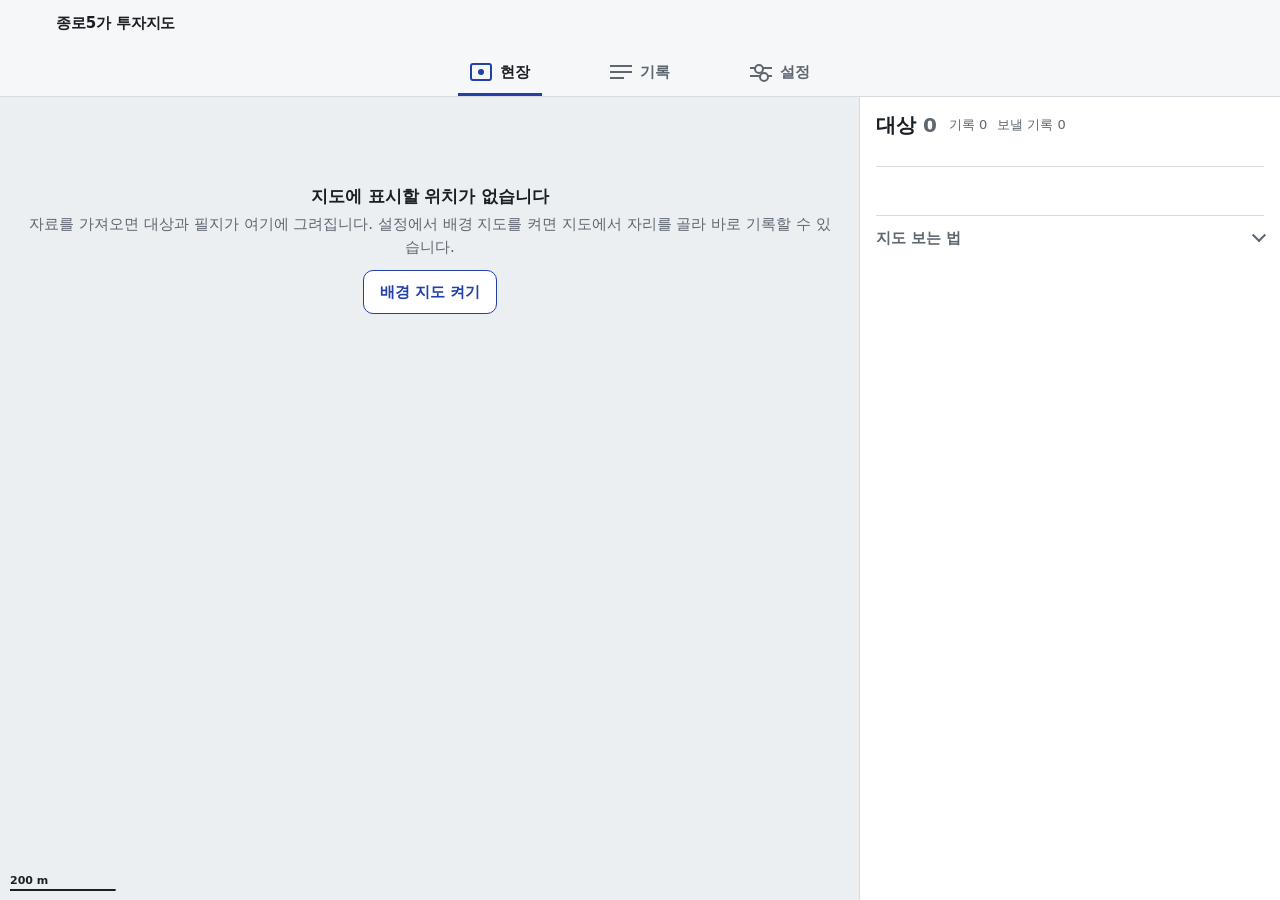
<file: web/index.html>
<!doctype html>
<html lang="ko">
<head>
<meta charset="utf-8">
<meta name="viewport" content="width=device-width, initial-scale=1, viewport-fit=cover">
<meta http-equiv="Content-Security-Policy" content="default-src 'self'; img-src 'self' blob: https://api.vworld.kr; object-src 'none'; base-uri 'none'; form-action 'none'">
<meta name="theme-color" content="#f5f7f8">
<title>종로5가 투자지도</title>
<link rel="icon" href="favicon.svg" type="image/svg+xml">
<link rel="stylesheet" href="styles.css">
</head>
<body>
<header class="appbar">
  <div class="appbar-inner">
    <h1 class="wordmark">종로5가 투자지도</h1>
    <span id="mode-badge" class="mode-badge" title="지금 쓰는 자료 종류" hidden>연습용 자료</span>
  </div>
  <div id="offline-banner" class="banner banner-offline" role="status" hidden>오프라인입니다. 지도·목록·기록·보내기는 그대로 쓸 수 있습니다.</div>
</header>

<main id="main">
<p id="fatal" class="banner banner-error" role="alert" hidden></p>

<!-- 현장: 화면을 채우는 지도 + 아래 시트(대상 목록·선택한 대상·필지) -->
<section id="view-map" class="view view-field" data-view="map" aria-labelledby="map-title">
  <h2 id="map-title" class="sr-only">현장</h2>
  <div class="field-map map-wrap">
    <svg id="map-svg" role="img" aria-label="대상 위치와 필지 경계 지도"></svg>
    <div id="map-empty" class="map-empty"><div><strong>지도에 표시할 위치가 없습니다</strong>자료를 가져오면 대상과 필지가 여기에 그려집니다. 설정에서 배경 지도를 켜면 지도에서 자리를 골라 바로 기록할 수 있습니다.<button id="map-empty-tiles" type="button" class="secondary map-empty-action">배경 지도 켜기</button></div></div>
    <div id="map-top" class="map-top">
      <form id="parcel-search-form" class="map-search" role="search" hidden>
        <label for="parcel-search" class="sr-only">주소·지번으로 필지 찾기</label>
        <input id="parcel-search" type="search" inputmode="search" autocomplete="off" enterkeyhint="search" placeholder="주소·지번 (예: 종로5가 193-17)">
        <button id="parcel-search-go" class="search-go" type="submit">찾기</button>
      </form>
      <div class="map-chips" role="group" aria-label="지도 보기">
        <button id="map-locate" class="chip" disabled>내 위치</button>
        <button id="map-fit" class="chip" aria-label="전체 보기">전체</button>
        <button id="map-zones" class="chip" aria-pressed="false" disabled>용도지역</button>
        <button id="map-deals" class="chip" aria-pressed="false" aria-controls="deal-legend" hidden>실거래</button>
      </div>
      <div id="pick-bar" class="pick-bar" role="group" aria-labelledby="pick-help" hidden>
        <p id="pick-help" class="pick-help">지도를 움직여 가운데 십자를 기록할 곳에 맞춥니다. 필지 안이면 그 필지 카드가 열립니다.</p>
        <label for="pick-name" class="sr-only">이름 (선택)</label>
        <input id="pick-name" type="text" autocomplete="off" maxlength="60" enterkeyhint="done" placeholder="이름 (선택, 예: 세운상가 옆 3층)">
        <div class="card-actions"><button id="pick-ok" class="primary">이 자리를 대상으로 기록</button><button id="pick-cancel" class="secondary">취소</button></div>
        <p id="pick-note" class="note" role="status"></p>
      </div>
      <p id="zone-legend" class="map-legend zone-legend" hidden></p>
      <div id="deal-legend" class="deal-legend" role="group" aria-label="실거래 보기" hidden>
        <span class="deal-seg" role="group" aria-label="값">
          <button class="deal-seg-btn" data-deal-mode="total" aria-pressed="true">총액</button><button class="deal-seg-btn" data-deal-mode="land" aria-pressed="false">대지 평당</button><button class="deal-seg-btn" data-deal-mode="floor" aria-pressed="false">연면적 평당</button>
        </span>
        <label for="deal-years" class="sr-only">기간</label>
        <select id="deal-years" class="deal-years"><option value="1">1년</option><option value="3">3년</option><option value="5">5년</option><option value="0">전체</option></select>
        <label for="deal-kind" class="sr-only">거래 종류</label>
        <select id="deal-kind" class="deal-years" hidden><option value="all">모든 종류</option><option value="nrg">상업·업무</option><option value="sh">단독·다가구</option><option value="land">토지</option></select>
        <span id="deal-count" class="deal-count" role="status"></span>
      </div>
    </div>
    <div class="map-tools" role="group" aria-label="확대·축소·자리 고르기">
      <button id="map-zoom-in" class="tool" aria-label="확대">+</button>
      <button id="map-zoom-out" class="tool" aria-label="축소">−</button>
      <button id="map-pick" class="tool pick-tool" aria-label="자리 고르기" title="자리 고르기: 지도에서 한 곳을 골라 기록" aria-pressed="false" aria-controls="pick-bar"><svg viewBox="0 0 24 24" width="22" height="22" aria-hidden="true" focusable="false"><circle cx="12" cy="12" r="6" /><line x1="12" y1="1" x2="12" y2="7" /><line x1="12" y1="17" x2="12" y2="23" /><line x1="1" y1="12" x2="7" y2="12" /><line x1="17" y1="12" x2="23" y2="12" /></svg></button>
    </div>
  </div>

  <div id="field-sheet" class="field-sheet" data-state="peek">
    <button id="sheet-toggle" class="sheet-grip" type="button" aria-expanded="false" aria-controls="sheet-body"><span class="grip" aria-hidden="true"></span><span class="sr-only">목록 펼치기</span></button>
    <div class="sheet-head">
      <h3 id="targets-title" class="sheet-title">대상 <span id="stat-targets" class="num">0</span></h3>
      <p class="sheet-counts"><span>기록 <span id="stat-records" class="num">0</span></span><span class="to-send">보낼 기록 <span id="stat-unexported" class="num">0</span></span></p>
      <button id="start-observing" class="primary" hidden>기록 시작</button>
    </div>
    <div id="sheet-body" class="sheet-body">
      <p id="parcel-search-note" class="note" role="status"></p>
      <ul id="parcel-search-results" class="rows pick-list" hidden></ul>

      <div id="map-selected" class="target-card" hidden>
        <div class="card-head">
          <div class="card-title"><strong id="map-selected-label"></strong><span id="map-selected-badges" class="badges"></span></div>
          <button id="map-selected-close" class="tool close" aria-label="선택 해제">✕</button>
        </div>
        <p id="map-selected-sub" class="pencil"></p>
        <div id="map-selected-lookup" hidden>
          <ul id="map-selected-lookup-facts" class="facts"></ul>
          <p id="map-selected-lookup-note" class="pencil small"></p>
        </div>
        <div class="card-actions">
          <button id="map-selected-start" class="primary big">기록하기</button>
          <button id="map-selected-history" class="secondary">이력</button>
        </div>
        <p id="map-selected-ext" class="ext-links" hidden></p>
      </div>

      <div id="deal-panel" class="parcel-card" hidden>
        <div class="card-head">
          <div class="card-title"><span class="badge">번지대</span><strong id="deal-title" class="jibun"></strong></div>
          <button id="deal-close" class="tool close" aria-label="번지대 거래 닫기">✕</button>
        </div>
        <p id="deal-note" class="pencil small"></p>
        <ul id="deal-list" class="rows deal-list"></ul>
      </div>

      <div id="parcel-panel" class="parcel-card" hidden>
        <div class="card-head">
          <div class="card-title">
            <span id="parcel-mode" class="badge"></span>
            <strong id="parcel-title" class="jibun"></strong>
          </div>
          <button id="parcel-close" class="tool close" aria-label="필지 닫기">✕</button>
        </div>
        <p class="pencil small">필지 번호 <span id="parcel-pnu" class="num"></span></p>
        <p id="parcel-meta" class="pencil small"></p>
        <ul id="parcel-attrs" class="facts" hidden></ul>
        <section id="parcel-years" class="card-years" aria-labelledby="parcel-years-title" hidden>
          <h4 id="parcel-years-title" class="sub-title">연도별</h4>
          <table id="parcel-years-table" class="years-table" aria-labelledby="parcel-years-title"><thead><tr><th scope="col">연도</th><th scope="col">공시지가<span class="unit">원/㎡</span></th><th scope="col">이 필지 거래</th><th scope="col" class="col-owner">소유 변동</th></tr></thead><tbody></tbody></table>
          <button id="parcel-years-all" class="quiet">모든 연도와 기록 보기</button>
        </section>
        <section id="parcel-deals" class="card-deals" aria-labelledby="parcel-deals-title" hidden>
          <h4 id="parcel-deals-title" class="sub-title">최근 거래</h4>
          <ul id="parcel-deals-list" class="rows deal-list"></ul>
          <p id="parcel-deals-note" class="pencil small" hidden></p>
        </section>
        <section id="parcel-comps" class="card-comps" aria-labelledby="parcel-comps-title" hidden>
          <h4 id="parcel-comps-title" class="sub-title">주변 사례</h4>
          <p class="comps-scope"><span id="comps-scope" class="pencil small"></span><label for="comps-years" class="sr-only">주변 사례 기간</label><select id="comps-years" class="deal-years"><option value="1">1년</option><option value="3">3년</option><option value="5">5년</option><option value="0">전체</option></select><label for="comps-kind" class="sr-only">주변 사례 거래 종류</label><select id="comps-kind" class="deal-years" hidden><option value="all">모든 종류</option><option value="nrg">상업·업무</option><option value="sh">단독·다가구</option><option value="land">토지</option></select></p>
          <ul id="comps-facts" class="facts"></ul>
          <figure id="comps-chart-wrap" class="comps-chart" hidden>
            <svg id="comps-chart" class="chart" role="group" aria-labelledby="comps-chart-title"></svg>
            <figcaption>
              <span id="comps-chart-title" class="sr-only"></span>
              <span class="chart-legend"><span class="chart-key"><span class="key-dot" aria-hidden="true"></span>같은 동 거래의 대지 평당</span><span class="chart-key"><span class="key-line" aria-hidden="true"></span>이 필지 공시지가 (평당 환산)</span><span id="comps-chart-mine" class="chart-key" hidden><span class="key-dot big" aria-hidden="true"></span>큰 점은 이 필지의 거래</span></span>
              <span id="comps-chart-note" class="pencil small" role="status"></span>
            </figcaption>
            <details class="disclosure quiet">
              <summary>그래프 값 표</summary>
              <table id="comps-chart-table" class="chart-table"><thead><tr><th scope="col">계약일</th><th scope="col">종류</th><th scope="col">대지 평당</th><th scope="col">지번</th></tr></thead><tbody></tbody></table>
            </details>
          </figure>
          <figure id="comps-years-wrap" class="comps-chart" aria-labelledby="comps-years-h" hidden>
            <h5 id="comps-years-h" class="sub-title">연도별 시세 (같은 동)</h5>
            <p class="comps-scope"><span id="comps-years-scope" class="pencil small"></span><label for="comps-trend-mode" class="sr-only">연도별 막대의 값</label><select id="comps-trend-mode" class="deal-years"><option value="price">대지 평당</option><option value="count">거래 수</option></select></p>
            <p id="comps-trend-summary" class="note" role="status"></p>
            <svg id="comps-years-chart" class="chart" role="group" aria-labelledby="comps-years-title"></svg>
            <figcaption>
              <span id="comps-years-title" class="sr-only"></span>
              <span class="chart-legend"><span class="chart-key"><span class="key-bar" aria-hidden="true"></span><span id="comps-years-key"></span></span><span class="chart-key"><span class="key-bar few" aria-hidden="true"></span><span id="comps-years-few"></span></span></span>
              <span id="comps-years-note" class="pencil small" role="status"></span>
            </figcaption>
            <details class="disclosure quiet">
              <summary>연도별 값 표</summary>
              <table id="comps-years-table" class="chart-table"><thead><tr><th scope="col">연도</th><th scope="col">거래</th><th scope="col">대지 평당 중간 (사례)</th><th scope="col">수집</th></tr></thead><tbody></tbody></table>
            </details>
          </figure>
          <p id="comps-reference" class="note" role="status"></p>
          <ul id="comps-list" class="rows deal-list"></ul>
          <p class="pencil small">실거래 신고 자료에서 계산한 단가와 배율이며 감정평가가 아닙니다. 지분 거래는 단가에서 뺍니다. 기간은 지도의 실거래 기간과 같고, 연도별 시세는 기간이 시작하는 해의 1월부터 셉니다.</p>
        </section>
        <details id="parcel-price" class="disclosure quiet" hidden>
          <summary>공시지가가 바뀐 지점</summary>
          <ul id="parcel-price-list" class="facts price-trend"></ul>
        </details>
        <h4 class="sub-title">이 필지의 대상</h4>
        <ul id="parcel-assets" class="rows inside-list"></ul>
        <div class="card-actions">
          <button id="parcel-history" class="primary">필지 이력</button>
          <button id="parcel-new-asset" class="secondary" hidden>이 필지를 대상으로 기록</button>
        </div>
        <p id="parcel-ext" class="ext-links" hidden></p>
        <details class="disclosure quiet">
          <summary>이 정보의 출처</summary>
          <p id="parcel-attrs-note" class="help" hidden>PC 에서 넣은 토지 자료(VWorld 토지특성·이용계획·소유구분)의 값을 그대로 보입니다. 확인이나 법률 판단이 아니며, 기준일은 위 목록의 "자료 기준일" 입니다(지도의 필지 경계 기준일과 다를 수 있습니다). 소유는 구분·공유인수·변동일만 담습니다. 규제 이름은 자료에 적힌 순서대로이고 코드와 하나씩 짝지은 것이 아닙니다.</p>
          <p class="help">공시지가 추이는 PC 에 넣은 토지 자료 사이에서 값이 바뀐 지점입니다. 시세나 가치 판단이 아닙니다.</p>
          <p class="help">"이 필지를 대상으로 기록" 은 이 폰에만 임시 대상을 만들고 바로 기록을 시작합니다. PC 로 보내면 확인 전 대상으로 넘어가고, 나중에 PC 자료에 그 대상이 들어오면 폰의 사본은 정리됩니다.</p>
        </details>
      </div>

      <div id="lookup-panel" class="parcel-card" hidden>
        <div class="card-head">
          <div class="card-title"><span class="badge">VWorld 조회</span><strong id="lookup-title" class="jibun"></strong></div>
          <button id="lookup-close" class="tool close" aria-label="조회한 필지 닫기">✕</button>
        </div>
        <p id="lookup-status" class="note" role="status"></p>
        <div id="lookup-body" hidden>
          <p class="pencil small">필지 번호 <span id="lookup-pnu" class="num"></span></p>
          <ul id="lookup-facts" class="facts"></ul>
          <details id="lookup-zoning" class="disclosure" hidden>
            <summary>용도지역 자료 (VWorld 원문)</summary>
            <ul id="lookup-zoning-list" class="facts"></ul>
            <p class="help">VWorld 용도지역 자료의 속성을 이름 그대로 보입니다. 필드 뜻은 실제 응답으로 확인한 뒤 정리합니다.</p>
          </details>
          <div class="card-actions">
            <button id="lookup-new-asset" class="primary">이 필지를 대상으로 기록</button>
          </div>
          <p class="help">지도를 누른 자리의 필지를 VWorld 연속지적도에서 그때 조회한 값입니다. 공부(대장) 확인이나 법률 판단이 아니며, 면적은 경계로 계산한 도형면적입니다. 누른 자리의 좌표가 VWorld 로 전송됩니다.</p>
        </div>
      </div>

      <div id="home-empty" class="start-card" hidden>
        <h3>시작하기</h3>
        <p>PC 에서 만든 자료 파일(.j5view.zip)을 가져오면 대상·필지·거래가 한 번에 들어옵니다.<span class="demo-only"> 처음이라면 연습용 자료로 먼저 둘러봅니다.</span></p>
        <div class="card-actions">
          <label class="file-btn primary-file"><span>PC 자료 파일 가져오기</span><input id="home-view-file" type="file" accept="application/zip,.zip"></label>
          <button id="home-load-synthetic" class="secondary demo-only">연습용 자료로 둘러보기</button>
        </div>
        <p id="home-note" class="note" role="status"></p>
        <button id="home-go-settings" class="quiet">다른 파일은 설정에서 가져옵니다</button>
      </div>

      <div id="asset-filter" class="seg" role="group" aria-label="대상 목록 거르기" hidden>
        <button type="button" data-filter="all" aria-pressed="true">전체</button>
        <button type="button" data-filter="watchlist" aria-pressed="false">관찰목록</button>
        <span id="asset-filter-note" class="pencil" role="status"></span>
      </div>
      <ul id="asset-list" class="rows target-list" aria-labelledby="targets-title"></ul>
      <p id="home-last" class="pencil small"></p>
      <p id="map-note" class="pencil small" role="status"></p>

      <details id="parcel-filter" class="disclosure filter-box" hidden>
        <summary>조건으로 필지 찾기</summary>
        <form id="parcel-filter-form">
          <div class="filter-grid">
            <label>용도지역 <select id="pf-zone"><option value="">전체</option></select></label>
            <label>소유구분 <select id="pf-owner"><option value="">전체</option></select></label>
            <label>공부면적 최소 ㎡ <input id="pf-area-min" type="number" inputmode="decimal" min="0" step="any"></label>
            <label>공부면적 최대 ㎡ <input id="pf-area-max" type="number" inputmode="decimal" min="0" step="any"></label>
            <label>공시지가 최소 만원/㎡ <input id="pf-price-min" type="number" inputmode="decimal" min="0" step="any"></label>
            <label>공시지가 최대 만원/㎡ <input id="pf-price-max" type="number" inputmode="decimal" min="0" step="any"></label>
            <label class="wide">대상 <select id="pf-assets"><option value="">상관없음</option><option value="none">대상 없는 필지</option><option value="any">대상 있는 필지</option><option value="watch">관찰목록 대상이 있는 필지</option></select></label>
            <label class="check wide"><input id="pf-restricted" type="checkbox"> 저촉 규제가 있는 필지만</label>
          </div>
          <div class="card-actions"><button type="submit" class="primary">찾기</button><button type="button" id="pf-clear" class="secondary">지우기</button></div>
        </form>
        <p id="parcel-filter-note" class="note" role="status"></p>
        <ul id="parcel-filter-results" class="rows pick-list" hidden></ul>
        <p class="help">불러온 필지의 토지 자료 값으로 거릅니다. 값이 없는 필지는 맞는 것으로 치지 않고 따로 셉니다. 공부면적은 토지대장 면적입니다. 매입 가능성이나 규제 판단이 아닙니다.</p>
      </details>

      <details class="disclosure quiet">
        <summary>지도 보는 법</summary>
        <p id="map-legend" class="map-legend"><span class="demo-only"><span class="lg lg-syn"></span>연습용 대상</span> <span><span class="lg lg-real"></span>실제 대상</span> <span><span class="lg lg-sel"></span>고른 대상</span> <span><span class="lg lg-parcel"></span>필지 경계</span> <span><span class="lg lg-bm"></span>건물·도로</span></p>
        <p class="help">점을 누르면 대상이, 필지를 누르면 그 필지의 정보가 아래에 열립니다. 북쪽이 위입니다.</p>
        <p class="help">"내 위치" 는 누를 때만 위치를 한 번 읽어 지도에 표시하고 그 자리의 필지를 엽니다. 위치는 저장하거나 보내지 않습니다. 배경 타일을 켜 두었다면 화면을 자동으로 옮기지 않습니다(옮기면 그 주변 타일을 제공자에게 요청하게 됩니다).</p>
        <p class="help">"용도지역" 은 토지 자료가 든 필지 파일을 넣었을 때 켤 수 있습니다. 색은 구분용이며 규제 판단이 아닙니다.</p>
        <p class="help">"다른 지도에서 보기" 를 누르면 좌표만 그 지도 서비스로 넘어갑니다. 대상 이름·지번·기록은 넘기지 않습니다.</p>
      </details>
    </div>
  </div>
</section>

<!-- 기록: PC 로 보내기 + 이 폰의 기록 -->
<section id="view-records" class="view view-page" data-view="records" aria-labelledby="records-title" hidden>
  <div class="page-head">
    <h2 id="records-title">기록 <span id="record-count" class="count"></span></h2>
  </div>
  <section class="send-card" aria-labelledby="export-title">
    <h3 id="export-title">PC 로 보내기</h3>
    <p id="export-summary" class="summary" role="status"></p>
    <ol id="export-steps" class="steps" aria-label="보내기 단계">
      <li class="step-item" data-step="1"><span class="step-n">1</span><span class="step-t">확인</span></li>
      <li class="step-item" data-step="2"><span class="step-n">2</span><span class="step-t">파일 만들기</span></li>
      <li class="step-item" data-step="3"><span class="step-n">3</span><span class="step-t">파일 저장</span></li>
      <li class="step-item" data-step="4"><span class="step-n">4</span><span class="step-t">저장 확인</span></li>
    </ol>
    <div class="card-actions">
      <button id="export-prepare" class="primary">파일 만들기</button>
      <button id="export-save" class="primary" disabled>파일 저장</button>
      <button id="export-confirm" class="secondary" disabled>저장 확인</button>
    </div>
    <p id="export-note" class="note" role="status" aria-live="polite"></p>
    <ul id="export-errors" class="plain"></ul>
    <label class="check"><input id="include-exported" type="checkbox"> 이미 보낸 기록도 다시 넣기</label>
    <details class="disclosure quiet">
      <summary>보내기는 이렇게 됩니다</summary>
      <p class="help">기록과 사진을 파일 하나로 묶어 폰에 저장하고, 그 파일을 PC 로 옮겨 반영합니다. 파일 앱에서 저장된 것을 확인하고 "저장 확인" 을 눌러야 보낸 기록이 됩니다.</p>
      <p class="help">보낸 뒤 PC 에 반영됐는지, 백업됐는지는 PC 에서 확인합니다. 이 폰은 기록을 지우지 않습니다.</p>
    </details>
    <details class="disclosure quiet"><summary>만든 파일</summary><ul id="export-history" class="plain"></ul></details>
  </section>
  <h3 class="list-head">이 폰의 기록</h3>
  <ul id="record-list" class="rows record-list"></ul>
</section>

<!-- 설정 -->
<section id="view-settings" class="view view-page" data-view="settings" aria-labelledby="settings-title" hidden>
  <div class="page-head">
    <h2 id="settings-title">설정</h2>
  </div>

  <section class="panel" aria-labelledby="data-title">
    <h3 id="data-title">자료 가져오기</h3>
    <p class="help">파일은 이 폰 안에서만 읽고 어디로도 보내지 않습니다. 자료를 바꿔도 저장한 기록은 지워지지 않습니다.</p>
    <div class="stack">
      <div class="data-item">
        <div class="field-name">PC 자료 파일</div>
        <p id="view-status" class="pencil small"></p>
        <div class="card-actions">
          <label class="file-btn"><span>파일 선택 (.j5view.zip)</span><input id="view-file" type="file" accept="application/zip,.zip"></label>
          <button id="clear-view" class="danger">PC 기록·거래 지우기</button>
        </div>
        <p id="view-note" class="note" role="status"></p>
        <p class="help">PC 의 <code>j5 db project-copy</code> 로 만든 파일입니다. 대상 목록·필지·PC 기록·거래가 함께 들어오고 사진은 들어오지 않습니다. 파일이 가장 새것인지는 PC 에서 확인합니다.</p>
      </div>
      <div id="sample-item" class="data-item" hidden>
        <div class="field-name">연습용 자료</div>
        <p class="help">앱에 들어 있는 가상 대상·필지·윤곽입니다. 지워도 저장한 기록, PC 자료 파일, 이 폰에서 만든 대상은 그대로입니다. 다시 보려면 현장의 시작하기에서 연습용 자료로 둘러보기를 누릅니다.</p>
        <div class="card-actions"><button id="clear-sample" class="danger">연습용 자료 지우기</button></div>
      </div>
      <p id="sample-note" class="note" role="status"></p>
      <details class="disclosure">
        <summary>파일 하나씩 가져오기</summary>
        <div class="stack">
          <div class="data-item">
            <div class="field-name">대상 목록</div>
            <p id="seed-status" class="pencil small"></p>
            <div class="card-actions">
              <button id="load-synthetic" class="secondary demo-only">연습용 대상 5곳</button>
              <label class="file-btn"><span>목록 파일 선택</span><input id="seed-file" type="file" accept="application/json,.json"></label>
            </div>
            <p id="seed-note" class="note" role="status"></p>
          </div>
          <div class="data-item">
            <div class="field-name">필지 경계</div>
            <div class="card-actions">
              <button id="load-synthetic-parcels" class="secondary demo-only">연습용 필지 6개</button>
              <label class="file-btn"><span>필지 파일 선택</span><input id="parcels-file" type="file" accept="application/json,application/geo+json,.json,.geojson"></label>
              <button id="clear-parcels" class="danger">필지 지우기</button>
            </div>
            <p id="parcels-note" class="note" role="status"></p>
          </div>
          <div class="data-item">
            <div class="field-name">건물·도로 윤곽</div>
            <div class="card-actions">
              <button id="load-synthetic-basemap" class="secondary demo-only">연습용 배경</button>
              <label class="file-btn"><span>배경 파일 선택</span><input id="basemap-file" type="file" accept="application/json,application/geo+json,.json,.geojson"></label>
              <button id="clear-basemap" class="danger">배경 지우기</button>
            </div>
            <p id="basemap-note" class="note" role="status"></p>
            <p class="help">PC 에서 공공 도형 자료로 만든 파일입니다. 건물·도로 윤곽과 도로명만 있고 상호·주소는 없습니다.</p>
          </div>
        </div>
      </details>
    </div>
  </section>

  <section class="panel" aria-labelledby="ws-title">
    <h3 id="ws-title">작업 공간</h3>
    <div class="stack">
      <label class="field"><span>작업 공간 이름</span>
        <input id="study-id" type="text" autocomplete="off" autocapitalize="off" spellcheck="false" placeholder="예: jongno5ga-2026">
        <span class="field-hint">PC 와 같은 이름이어야 기록이 반영됩니다. 영문·숫자·하이픈만 씁니다. PC 자료 파일을 가져오면 자동으로 채워집니다.</span>
      </label>
      <label class="field"><span>자료 종류</span>
        <select id="data-mode"><option value="synthetic">연습용 자료</option><option value="private_real">실제 자료 (비공개)</option></select>
        <span class="field-hint">실제 임장은 실제 자료로 두고 실제 대상 목록을 씁니다.</span>
      </label>
      <details class="disclosure">
        <summary>조사 경로 (선택)</summary>
        <label class="field"><span>조사 경로 ID</span>
          <input id="route-version" type="text" autocomplete="off" autocapitalize="off" spellcheck="false" placeholder="PC 에서 정한 경로 버전 ID">
          <span class="field-hint">비우면 경로 없는 자유 임장으로 기록됩니다.</span>
        </label>
      </details>
      <div class="card-actions"><button id="save-settings" class="primary">저장</button> <span id="settings-note" class="note" role="status"></span></div>
    </div>
  </section>

  <section class="panel" aria-labelledby="tiles-title">
    <h3 id="tiles-title">배경 지도</h3>
    <p class="help">공식 타일 API 의 지도를 배경으로 깝니다. 켜면 지도를 움직일 때 타일을 받아 오고, 받은 타일은 이 폰에 남아 오프라인에서도 보입니다. 인증키는 이 폰에만 저장됩니다.</p>
    <div class="stack">
      <label class="field"><span>제공자</span>
        <select id="tiles-provider">
          <option value="">쓰지 않음 (대상·필지·윤곽만)</option>
          <option value="custom">직접 입력 (타일 주소 또는 같은 출처의 타일 폴더)</option>
          <option value="vworld_base">VWorld 기본 지도 (국토교통부)</option>
          <option value="vworld_satellite" disabled>VWorld 항공사진 · 확인 전</option>
          <option value="vworld_hybrid" disabled>VWorld 항공사진 + 라벨 · 확인 전</option>
        </select>
      </label>
      <label class="field" id="tiles-template-field" hidden><span>타일 주소</span><input id="tiles-template" type="text" autocomplete="off" autocapitalize="off" spellcheck="false" placeholder="api.vworld.kr 의 https 주소 또는 ./tiles/{z}/{x}/{y}.png">
        <span class="field-hint">{z} {x} {y} 가 든 api.vworld.kr 의 https 주소나 ./ 로 시작하는 같은 출처 경로만 됩니다. 인증키 자리는 {key} 로 씁니다.</span></label>
      <label class="field" id="tiles-key-field" hidden><span>인증키</span><input id="tiles-key" type="password" autocomplete="off" spellcheck="false" placeholder="제공자에서 발급한 키">
        <span class="field-hint">이 폰에만 저장되며 주소·저장된 타일·화면 어디에도 남지 않습니다. VWorld 는 vworld.kr 에서 무료로 발급하고, 이 앱을 여는 주소를 서비스 URL 로 등록해야 합니다.</span></label>
      <div class="card-actions"><button id="tiles-save" class="primary">배경 지도 저장</button> <span id="tiles-note" class="note" role="status"></span></div>
      <div class="field-name">이 폰에 저장된 타일</div>
      <p id="tiles-cache-status" class="pencil small"></p>
      <div class="card-actions">
        <button id="tiles-prefetch" class="secondary">이 범위 미리 받기</button>
        <button id="tiles-clear" class="danger">저장된 타일 지우기</button>
      </div>
      <p id="tiles-prefetch-note" class="note" role="status"></p>
      <p class="help">"이 범위 미리 받기" 는 대상·필지가 있는 곳(여유 300 m)을 확대 14~18 단계로 받아 둡니다. 임장 전에 Wi-Fi 에서 한 번 받아 두면 현장에서 통신 없이 배경이 보입니다. 이용조건·출처 표시는 제공자 약관을 따릅니다.</p>
    </div>
  </section>

  <details class="disclosure">
    <summary>다른 폰이나 주소로 옮길 때</summary>
    <p class="help">기록은 이 주소(<span id="migrate-origin" class="num"></span>)로 연 브라우저 안에만 있습니다. 주소나 폰을 바꾸면 보이지 않으므로 옮기기 전에 모두 PC 로 보냅니다. 앱은 기록을 지우지 않습니다.</p>
    <p id="migrate-note" role="status"></p>
    <p id="migrate-storage" class="pencil small"></p>
    <ol class="help">
      <li>남은 기록을 모두 보내고 PC 에서 반영·백업을 확인합니다.</li>
      <li>새 폰·새 주소에서 앱을 열고 같은 작업 공간 이름을 저장합니다.</li>
      <li>PC 자료 파일을 가져옵니다.</li>
      <li>옛 폰의 사이트 데이터는 PC 반영을 확인한 뒤 브라우저 설정에서 지웁니다.</li>
    </ol>
  </details>

  <details class="disclosure">
    <summary>쓰는 순서</summary>
    <ol class="help">
      <li>PC 자료 파일을 가져옵니다. 작업 공간 이름이 함께 채워집니다.</li>
      <li>현장에서 지도나 목록으로 건물을 고르고 기록하기를 누릅니다.</li>
      <li>달라짐·그대로·확인 어려움 가운데 하나를 고르고 사진과 메모를 남깁니다.</li>
      <li>임장을 마치면 기록 화면에서 PC 로 보내기를 합니다.</li>
      <li>파일을 PC 로 옮겨 반영합니다. 반영과 백업은 PC 에서 확인합니다.</li>
    </ol>
  </details>

  <details class="disclosure">
    <summary>앱 정보</summary>
    <p id="status-line" class="num small"></p>
    <p class="help">PC 명령과 파일 형식은 저장소의 j5/README.md·web/README.md 에 있습니다. <a href="devtest.html">기기 시험 페이지</a></p>
  </details>
</section>
</main>

<!-- 기록하기 화면 -->
<div id="sec-observe" class="sheet" role="dialog" aria-modal="true" aria-labelledby="observe-title" hidden>
  <div class="sheet-inner">
    <div class="sheet-bar">
      <button id="cancel-observation" class="tool close" aria-label="닫기">✕</button>
      <div class="sheet-bar-title">
        <h2 id="observe-title"><span id="target-label"></span></h2>
        <span id="target-sub" class="pencil small"></span>
      </div>
    </div>
    <div id="observe-form" class="stack form-body">
      <fieldset class="choice" id="change-status-group">
        <legend>지난번과 비교하면</legend>
        <label class="choice-item"><input type="radio" name="change-status" id="status-change_observed" value="change_observed"><span class="choice-mark" aria-hidden="true">!</span><span><strong>달라짐</strong><small>간판·임대 광고·공사처럼 바뀐 것이 있음</small></span></label>
        <label class="choice-item"><input type="radio" name="change-status" id="status-no_change" value="no_change"><span class="choice-mark" aria-hidden="true">=</span><span><strong>그대로</strong><small>지난번과 같음</small></span></label>
        <label class="choice-item"><input type="radio" name="change-status" id="status-hard_to_confirm" value="hard_to_confirm"><span class="choice-mark" aria-hidden="true">?</span><span><strong>확인 어려움</strong><small>가려짐·문 닫힘·들어갈 수 없음</small></span></label>
      </fieldset>
      <div class="field">
        <span class="field-name">사진</span>
        <label class="file-btn wide camera"><span>사진 찍기·고르기</span><input id="photos" type="file" accept="image/*" multiple></label>
        <span class="field-hint">JPEG·PNG·WebP, 한 장에 20MB 까지. 달라짐을 고르면 사진이나 메모 가운데 하나가 필요합니다.</span>
        <div id="photo-list" class="stack"></div>
      </div>
      <label class="field"><span>메모</span><textarea id="note" rows="2" maxlength="2000" placeholder="예: 1층 임대 광고, 간판 교체"></textarea></label>
      <details class="disclosure">
        <summary>본 시각 <span id="observed-summary" class="pencil"></span></summary>
        <label class="field"><span>본 시각</span><input id="observed-at" type="datetime-local"></label>
        <label class="check"><input id="date-only" type="checkbox"> 시각을 모르면 날짜만</label>
      </details>
      <p id="observe-note" role="status" aria-live="assertive"></p>
      <div class="sheet-actions">
        <button id="save-observation" class="primary big">저장</button>
        <button id="cancel-observation-2" class="secondary">취소</button>
      </div>
    </div>
    <div id="observe-done" class="done" hidden>
      <div class="done-mark" aria-hidden="true">✓</div>
      <h3 id="done-title">저장했습니다</h3>
      <p id="done-text" class="pencil"></p>
      <div class="stack">
        <button id="done-next" class="primary big">다음 대상 기록</button>
        <button id="done-list" class="secondary">지도로</button>
        <button id="done-records" class="secondary">기록 보기</button>
      </div>
    </div>
  </div>
</div>

<!-- 이력 화면: 대상·필지의 연도별 기록·거래 -->
<div id="sec-history" class="sheet" role="dialog" aria-modal="true" aria-labelledby="history-title" hidden>
  <div class="sheet-inner">
    <div class="sheet-bar">
      <button id="history-close" class="tool close" aria-label="닫기">✕</button>
      <div class="sheet-bar-title">
        <h2 id="history-title"></h2>
        <span id="history-sub" class="pencil small"></span>
      </div>
    </div>
    <p id="history-source" class="help"></p>
    <section id="history-years" class="years" hidden>
      <h3 id="history-years-title">연도별 요약</h3>
      <table id="history-years-table" class="years-table" aria-labelledby="history-years-title"><thead><tr><th scope="col">연도</th><th scope="col">공시지가<span class="unit">원/㎡</span></th><th scope="col">이 필지 거래</th><th scope="col" class="col-owner">소유 변동</th></tr></thead><tbody></tbody></table>
      <p id="history-years-more" class="help" hidden></p>
      <details class="disclosure quiet">
        <summary>표 읽는 법</summary>
        <p class="help">공시지가는 그 연도 기준 값이고 괄호 안은 전년 대비입니다. 거래는 이 필지와 지번이 같은 계약연도별 거래 수이며, 지번 일부가 가려진 번지대 거래는 따로 셉니다(이 필지의 거래로 확정하지 않습니다). 거래를 모으지 않았거나(미수집) 일부만 받은 해, 거래 범위 밖 동은 0 건이 아니라 그 사유를 적습니다. 소유 변동은 그해의 소유 변동일(월-일)이고, 토지소유 자료가 없으면 "자료 없음" 입니다. 시세·가치 판단이 아닙니다.</p>
      </details>
    </section>
    <div id="history-list" class="timeline"></div>
    <p id="history-empty" class="empty" hidden>아직 기록이 없습니다. 이 폰의 기록은 저장하면 바로 보이고, PC 의 기록·거래는 PC 자료 파일을 가져오면 보입니다.</p>
    <details class="disclosure quiet">
      <summary>표시 기준</summary>
      <p class="help"><span class="badge src-device">이 폰</span> 이 폰에 저장한 기록. <span class="badge src-pc">PC</span> PC 자료 파일에 든 기록·거래(가져온 때 기준). <span class="badge match-exact">이 필지</span> 지번이 맞는 거래. <span class="badge match-prefix">번지대</span> 지번 일부가 가려진 거래로 이 필지의 것인지 확정할 수 없습니다. 동 전체가 가려진 거래는 어느 필지에도 붙이지 않습니다.</p>
    </details>
    <div class="sheet-actions">
      <button id="history-record" class="primary big" hidden>이 대상 기록하기</button>
      <button id="history-close-2" class="secondary">닫기</button>
    </div>
  </div>
</div>

<nav class="bottom-nav" aria-label="주 메뉴">
  <button id="nav-map" data-view="map" class="nav-btn"><span class="nav-ic nav-ic-field" aria-hidden="true"></span>현장</button>
  <button id="nav-records" data-view="records" class="nav-btn"><span class="nav-ic nav-ic-records" aria-hidden="true"></span>기록<span id="nav-records-badge" class="nav-badge" hidden></span></button>
  <button id="nav-settings" data-view="settings" class="nav-btn"><span class="nav-ic nav-ic-settings" aria-hidden="true"></span>설정</button>
</nav>
<script type="module" src="app/main.js"></script>
</body>
</html>
</file>
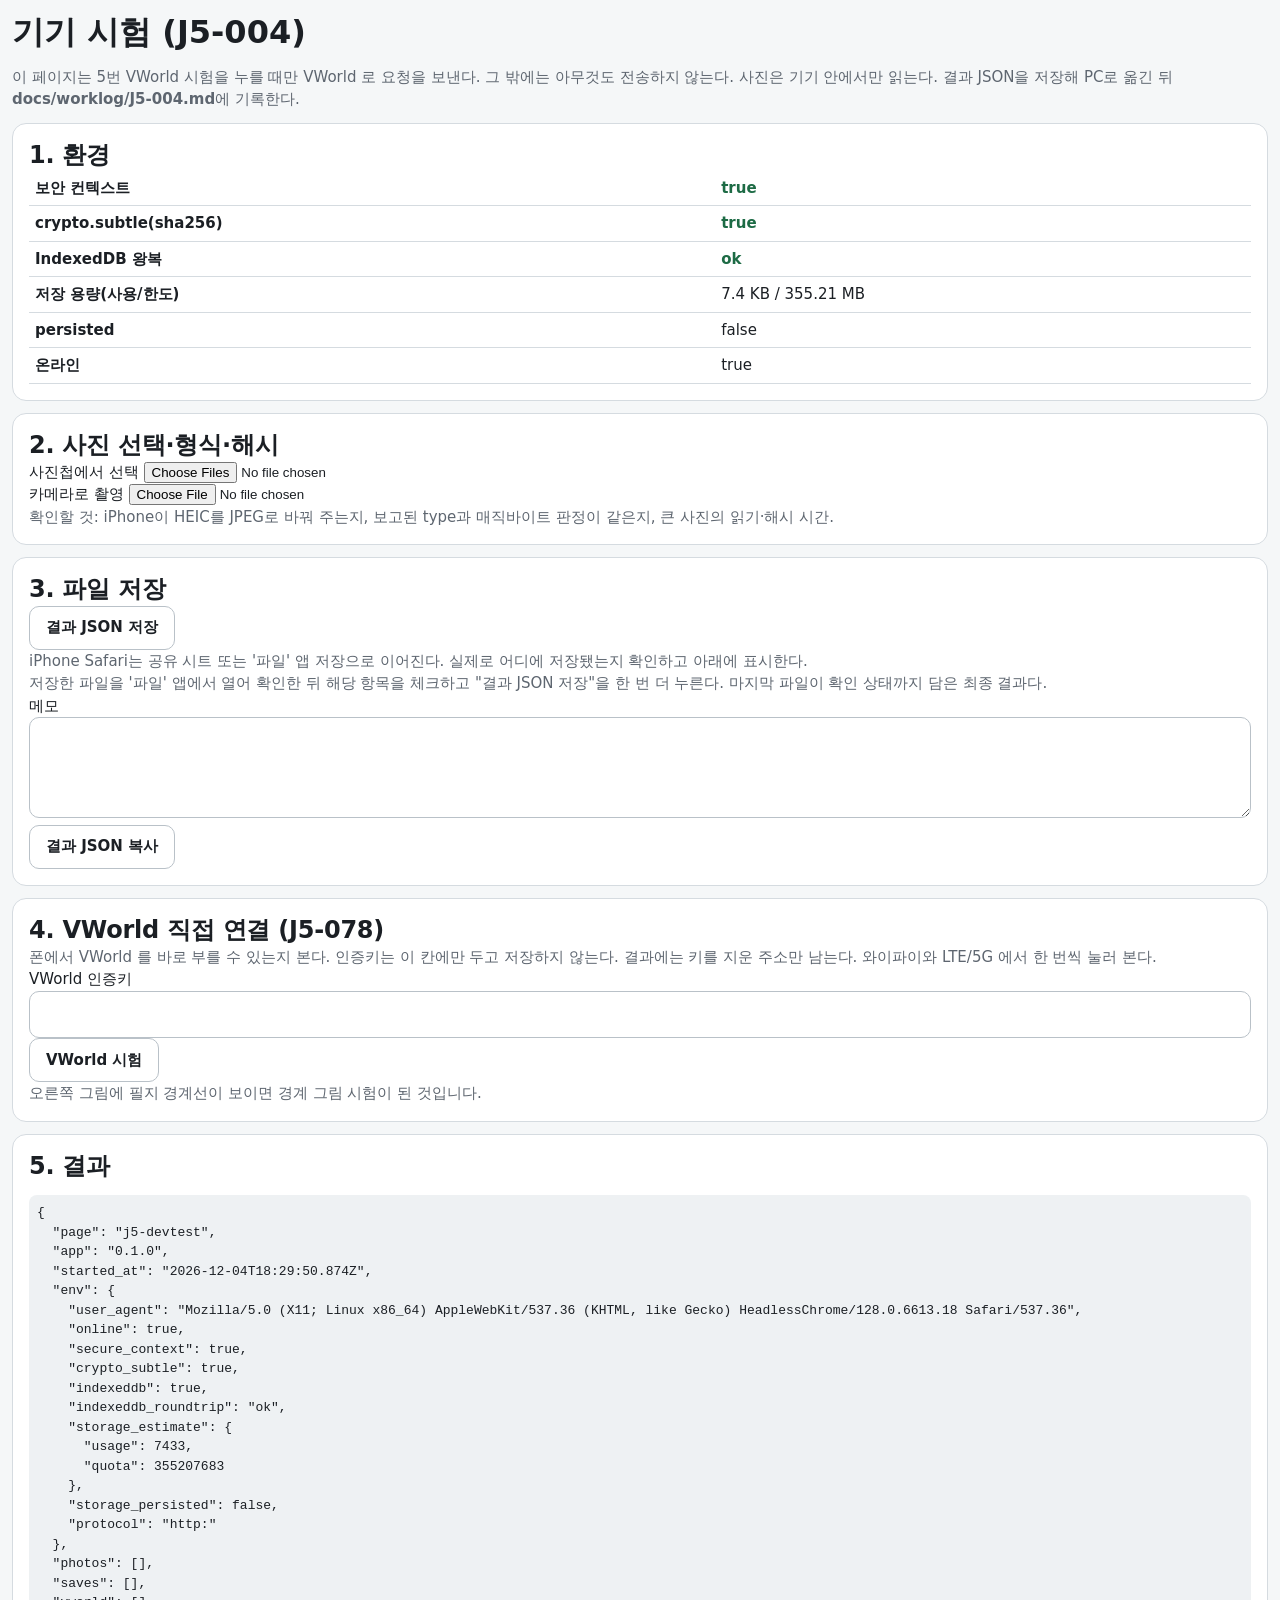
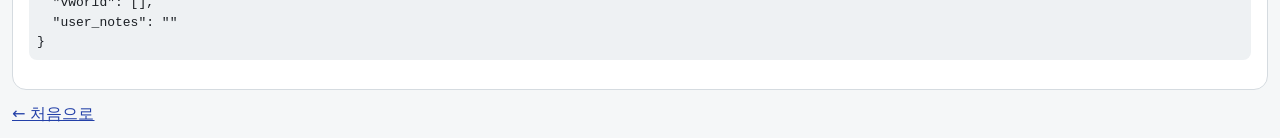
<file: web/devtest.html>
<!doctype html>
<html lang="ko">
<head>
<meta charset="utf-8">
<meta name="viewport" content="width=device-width, initial-scale=1">
<meta http-equiv="Content-Security-Policy" content="default-src 'self'; img-src 'self' blob: https://api.vworld.kr; object-src 'none'; base-uri 'none'; form-action 'none'; connect-src https://api.vworld.kr">
<title>J5 기기 시험</title>
<link rel="icon" href="favicon.svg" type="image/svg+xml">
<link rel="stylesheet" href="styles.css">
</head>
<body>
<h1>기기 시험 (J5-004)</h1>
<p class="muted">이 페이지는 5번 VWorld 시험을 누를 때만 VWorld 로 요청을 보낸다. 그 밖에는 아무것도 전송하지 않는다. 사진은 기기 안에서만 읽는다. 결과 JSON을 저장해 PC로 옮긴 뒤 <code>docs/worklog/J5-004.md</code>에 기록한다.</p>

<section>
  <h2>1. 환경</h2>
  <table id="env"></table>
  <p id="env-note" class="warn"></p>
</section>

<section>
  <h2>2. 사진 선택·형식·해시</h2>
  <label>사진첩에서 선택 <input id="pick-library" type="file" accept="image/*" multiple></label>
  <label>카메라로 촬영 <input id="pick-camera" type="file" accept="image/*" capture="environment"></label>
  <p class="muted">확인할 것: iPhone이 HEIC를 JPEG로 바꿔 주는지, 보고된 type과 매직바이트 판정이 같은지, 큰 사진의 읽기·해시 시간.</p>
  <div id="photos"></div>
</section>

<section>
  <h2>3. 파일 저장</h2>
  <button id="save">결과 JSON 저장</button>
  <p class="muted">iPhone Safari는 공유 시트 또는 '파일' 앱 저장으로 이어진다. 실제로 어디에 저장됐는지 확인하고 아래에 표시한다.</p>
  <div id="saves"></div>
  <p class="muted">저장한 파일을 '파일' 앱에서 열어 확인한 뒤 해당 항목을 체크하고 "결과 JSON 저장"을 한 번 더 누른다. 마지막 파일이 확인 상태까지 담은 최종 결과다.</p>
  <label>메모 <textarea id="notes" rows="3"></textarea></label>
  <button id="copy">결과 JSON 복사</button> <span id="copy-note" class="muted"></span>
</section>

<section>
  <h2>4. VWorld 직접 연결 (J5-078)</h2>
  <p class="muted">폰에서 VWorld 를 바로 부를 수 있는지 본다. 인증키는 이 칸에만 두고 저장하지 않는다. 결과에는 키를 지운 주소만 남는다. 와이파이와 LTE/5G 에서 한 번씩 눌러 본다.</p>
  <label>VWorld 인증키 <input id="vw-key" type="password" autocomplete="off" autocapitalize="off" spellcheck="false"></label>
  <button id="vw-run">VWorld 시험</button>
  <p id="vw-note" class="muted"></p>
  <img id="vw-tile" alt="VWorld 배경 타일 시험" width="128" height="128" hidden>
  <img id="vw-wms" alt="VWorld 필지 경계 그림 시험" width="128" height="128" hidden>
  <p class="muted">오른쪽 그림에 필지 경계선이 보이면 경계 그림 시험이 된 것입니다.</p>
</section>

<section>
  <h2>5. 결과</h2>
  <pre id="results"></pre>
</section>
<p><a href="./">← 처음으로</a></p>
<script type="module" src="app/devtest.js"></script>
</body>
</html>
</file>
<file: web/styles.css>
/* 종로5가 투자지도 현장 앱 (J5-054 "지적 야장"). 외부 글꼴·이미지·프레임워크 없음 (CSP default-src 'self'). 인라인 style 속성은 쓰지 않는다.
   측량 야장과 지적도에서 가져온 색: 차가운 종이 바탕, 먹 글, 청색 잉크(주 행동·선택), 지적 적색(지도의 필지선·지번에만), 형광펜 노랑(아직 PC 로 보내지 않은 기록).
   라이트·다크는 토큰만 바꾼다. */

:root {
  color-scheme: light;
  --paper: #f5f7f8;      /* 바탕: 차가운 야장 종이 */
  --sheet: #ffffff;      /* 시트·입력면 */
  --sheet-2: #eef1f3;    /* 눌린 면·보조 면 */
  --ink: #1b1f24;        /* 본문 */
  --pencil: #5e6670;     /* 보조 글 */
  --rule: #d5dbe0;       /* 괘선 */
  --rule-strong: #b9c1c8;
  --blue: #2340a8;       /* 청색 잉크: 주 행동·선택 */
  --blue-ink: #ffffff;
  --blue-soft: #e6ebfa;
  --cad: #c8372d;        /* 지적 적색: 필지선·지번 (장식에 쓰지 않는다) */
  --marker: #ffe14d;     /* 형광펜: 보낼 기록 */
  --marker-ink: #2b2500;
  --ok: #1d6b45;
  --ok-soft: #e2f1e8;
  --warn: #8a4b00;
  --warn-soft: #fff1dc;
  --danger: #a12a24;
  --danger-soft: #fbe9e7;
  --map-bg: #eceff1;
  --chart-1: #2a78d6;    /* 그래프 계열 1: 거래 점 (J5-067, 시각화 검증기로 밝은·어두운 면 모두 통과) */
  --chart-2: #eb6834;    /* 그래프 계열 2: 공시지가 선 */
  --bm-road: #ffffff;
  --bm-building: #dce1e5;
  --shadow-float: 0 1px 2px rgba(16, 24, 32, .12), 0 6px 20px rgba(16, 24, 32, .10);
  --shadow-sheet: 0 -1px 0 rgba(16, 24, 32, .06), 0 -8px 28px rgba(16, 24, 32, .10);

  --t-xs: .8125rem;   /* 13 */
  --t-s: .9375rem;    /* 15 */
  --t-m: 1.0625rem;   /* 17 본문 (햇빛 아래에서 읽히는 크기) */
  --t-l: 1.25rem;     /* 20 */
  --t-xl: 1.5rem;     /* 24 */
  --t-xxl: 1.875rem;  /* 30 지번 */

  --s-1: 4px; --s-2: 8px; --s-3: 12px; --s-4: 16px; --s-5: 24px; --s-6: 32px;
  --r-btn: 10px; --r-card: 14px; --r-sheet: 18px; --r-pill: 999px;
  --touch: 44px;
  --appbar-h: 48px;
  --banner-h: 0px;       /* 오프라인 배너의 실제 높이 (main.js syncBannerSpace) */
  --nav-h: 58px;
  --safe-top: env(safe-area-inset-top, 0px);
  --safe-bottom: env(safe-area-inset-bottom, 0px);
  --content-max: 720px;
  font-family: -apple-system, BlinkMacSystemFont, "Apple SD Gothic Neo", "Pretendard Variable", Pretendard, "Noto Sans KR", system-ui, sans-serif;
  font-size: 16px;
  line-height: 1.5;
  -webkit-text-size-adjust: 100%;
  font-feature-settings: "tnum" 1;
}
@media (prefers-color-scheme: dark) {
  :root {
    color-scheme: dark;
    --paper: #121518; --sheet: #1b1f24; --sheet-2: #252a31; --ink: #e8ebee; --pencil: #9aa3ad; --rule: #2e353d; --rule-strong: #46505a;
    --blue: #8ea6ff; --blue-ink: #0d1430; --blue-soft: #1e2747; --cad: #f07a6e; --marker: #ffe14d; --marker-ink: #2b2500;
    --ok: #74c99c; --ok-soft: #173023; --warn: #e8ad52; --warn-soft: #33270f; --danger: #f28b82; --danger-soft: #3a1f1d;
    --map-bg: #161a1e; --bm-road: #2a3036; --bm-building: #303841;
    --chart-1: #3987e5; --chart-2: #d95926;
    --shadow-float: 0 0 0 1px #2e353d, 0 6px 20px rgba(0, 0, 0, .4); --shadow-sheet: 0 -1px 0 #2e353d, 0 -8px 28px rgba(0, 0, 0, .45);
  }
}

/* ---- 기본 ---- */
* { box-sizing: border-box; }
[hidden] { display: none !important; }
html, body { margin: 0; }
body { background: var(--paper); color: var(--ink); min-height: 100%; }
h1, h2, h3, h4 { margin: 0; line-height: 1.3; text-wrap: balance; font-weight: 700; }
h2 { font-size: var(--t-xl); letter-spacing: -.01em; }
h3 { font-size: var(--t-m); }
h4 { font-size: var(--t-s); }
h2:focus, h3:focus { outline: none; } /* 화면 전환 시 프로그램으로 옮기는 포커스(조작 대상 아님). 조작 요소는 아래 focus-visible */
p { margin: 0; }
a { color: var(--blue); }
code { font-family: inherit; font-weight: 600; overflow-wrap: anywhere; }
.num { font-variant-numeric: tabular-nums; overflow-wrap: anywhere; }
.small { font-size: var(--t-xs); }
.pencil, .muted { color: var(--pencil); font-size: var(--t-s); }
.pencil.small { font-size: var(--t-xs); }
.help { color: var(--pencil); font-size: var(--t-s); line-height: 1.6; }
.note { font-size: var(--t-s); }
.note:empty { display: none; }
.ok { color: var(--ok); font-size: var(--t-s); font-weight: 600; }
.bad { color: var(--danger); font-size: var(--t-s); font-weight: 600; }
.warn { color: var(--warn); font-size: var(--t-s); font-weight: 600; }
.count { color: var(--pencil); font-size: var(--t-m); font-weight: 600; }
.sr-only { position: absolute; width: 1px; height: 1px; overflow: hidden; clip: rect(0 0 0 0); white-space: nowrap; }
:focus-visible { outline: 3px solid var(--blue); outline-offset: 2px; }
@media (prefers-reduced-motion: reduce) { *, *::before, *::after { transition: none !important; animation: none !important; scroll-behavior: auto !important; } }

/* ---- 앱 바 ---- */
.appbar { position: fixed; top: 0; left: 0; right: 0; z-index: 20; background: var(--paper); border-bottom: 1px solid var(--rule); padding-top: var(--safe-top); }
.appbar-inner { height: var(--appbar-h); padding: 0 var(--s-4); display: flex; align-items: center; gap: var(--s-3); max-width: 1200px; margin-inline: auto; }
.wordmark { font-size: var(--t-s); font-weight: 700; letter-spacing: -.01em; }
.mode-badge { margin-left: auto; border-radius: var(--r-pill); padding: 3px 11px; font-size: var(--t-xs); font-weight: 700; color: var(--pencil); border: 1.5px dashed var(--rule-strong); white-space: nowrap; }
/* J5-077: 연습용 자료 버튼·안내는 ?demo=1 로 켠 폰에서만 */
body:not(.demo) .demo-only { display: none !important; }
.mode-badge[hidden] { display: none; }
.mode-badge.mode-private_real { color: var(--blue-ink); background: var(--blue); border: 1.5px solid var(--blue); }
.banner { display: block; padding: 8px var(--s-4); font-size: var(--t-s); font-weight: 600; }
.banner-offline { background: var(--warn-soft); color: var(--warn); border-top: 1px solid var(--rule); }
.banner-error { background: var(--danger-soft); color: var(--danger); margin: var(--s-4); border-radius: var(--r-btn); }

main { padding-top: calc(var(--appbar-h) + var(--safe-top) + var(--banner-h)); padding-bottom: calc(var(--nav-h) + var(--safe-bottom) + var(--s-2)); }

/* ---- 버튼 ---- */
button { font: inherit; font-size: var(--t-s); font-weight: 700; min-height: var(--touch); padding: 8px 16px; border-radius: var(--r-btn); border: 1.5px solid var(--rule-strong); background: var(--sheet); color: var(--ink); cursor: pointer; -webkit-tap-highlight-color: transparent; }
button:active:not(:disabled) { background: var(--sheet-2); }
button:disabled { opacity: .4; cursor: default; }
button.primary { background: var(--blue); color: var(--blue-ink); border-color: var(--blue); }
button.primary:active:not(:disabled) { filter: brightness(.92); background: var(--blue); }
button.secondary { color: var(--blue); border-color: var(--blue); }
button.danger { color: var(--danger); border-color: currentColor; background: transparent; }
button.quiet { background: transparent; border-color: transparent; color: var(--blue); padding-inline: 4px; font-weight: 600; }
button.big { min-height: 52px; font-size: var(--t-m); }
.file-btn { display: inline-flex; align-items: center; justify-content: center; min-height: var(--touch); padding: 8px 16px; border-radius: var(--r-btn); border: 1.5px solid var(--blue); color: var(--blue); font-weight: 700; font-size: var(--t-s); cursor: pointer; position: relative; overflow: hidden; background: var(--sheet); text-align: center; }
.file-btn.primary-file { background: var(--blue); color: var(--blue-ink); }
.file-btn.wide { width: 100%; }
.file-btn.camera { min-height: 56px; border-style: dashed; font-size: var(--t-m); }
.file-btn input { position: absolute; inset: 0; opacity: 0; width: 100%; height: 100%; cursor: pointer; font-size: 1rem; }
.file-btn:focus-within { outline: 3px solid var(--blue); outline-offset: 2px; }
.card-actions { display: flex; flex-wrap: wrap; gap: var(--s-2); align-items: center; }
.card-actions > .big { flex: 1 1 auto; }
/* 지도 위의 원형·사각 도구 버튼 */
.tool { min-width: var(--touch); min-height: var(--touch); padding: 0 10px; border-radius: 12px; border: 1px solid var(--rule); background: var(--sheet); color: var(--ink); font-size: 1.25rem; font-weight: 600; line-height: 1; box-shadow: var(--shadow-float); }
.tool[aria-pressed="true"] { background: var(--blue); color: var(--blue-ink); border-color: var(--blue); }
.tool.close { box-shadow: none; border-color: transparent; background: transparent; font-size: 1.1rem; color: var(--pencil); }

/* ---- 폼 ---- */
label { display: block; font-size: var(--t-s); }
.field { display: grid; gap: 6px; }
.field > span:first-child, .field-name { font-weight: 700; font-size: var(--t-s); }
.field-hint { color: var(--pencil); font-size: var(--t-xs); line-height: 1.55; }
input[type=text], input[type=search], input[type=password], input[type=number], input[type=datetime-local], input[type=date], select, textarea {
  width: 100%; font: inherit; font-size: var(--t-m); color: var(--ink); background: var(--sheet); border: 1.5px solid var(--rule-strong); border-radius: var(--r-btn); padding: 10px 12px; min-height: var(--touch);
}
input:focus, select:focus, textarea:focus { border-color: var(--blue); outline: none; box-shadow: 0 0 0 3px var(--blue-soft); }
textarea { resize: vertical; line-height: 1.55; }
.check { display: flex; align-items: center; gap: var(--s-2); min-height: var(--touch); }
.check input { width: 22px; height: 22px; margin: 0; accent-color: var(--blue); }
.stack { display: grid; gap: var(--s-4); }

/* ---- 배지 ---- */
.badge { display: inline-block; border-radius: var(--r-pill); padding: 1px 9px; font-size: .75rem; font-weight: 700; vertical-align: middle; white-space: nowrap; background: var(--sheet-2); color: var(--pencil); }
.badges { display: inline-flex; flex-wrap: wrap; gap: 4px; }
.badges:empty { display: none; }
.badge.mode-synthetic { background: transparent; color: var(--pencil); border: 1px dashed var(--rule-strong); }
.badge.mode-private_real { background: var(--blue-soft); color: var(--blue); }
.badge.state-saved { background: var(--marker); color: var(--marker-ink); }
.badge.state-exported { background: var(--sheet-2); color: var(--pencil); }
.badge.status-change_observed { background: var(--ink); color: var(--paper); }
.badge.status-no_change { background: var(--sheet-2); color: var(--ink); }
.badge.status-hard_to_confirm { background: transparent; color: var(--pencil); border: 1px solid var(--rule-strong); }
.badge.src-device { background: var(--sheet-2); color: var(--ink); }
.badge.src-pc { background: var(--blue-soft); color: var(--blue); }
.badge.track-watchlist { background: var(--blue-soft); color: var(--blue); }
.badge.track-purchase_ready { background: var(--ok-soft); color: var(--ok); }
.badge.track-background { background: var(--sheet-2); color: var(--pencil); }
.badge.track-hold { background: var(--warn-soft); color: var(--warn); }
.badge.track-excluded, .badge.track-archived { background: var(--sheet-2); color: var(--pencil); text-decoration: line-through; }
.badge.src-pending { background: var(--warn-soft); color: var(--warn); }
.badge.match-exact { background: var(--ok-soft); color: var(--ok); }
.badge.match-prefix { background: var(--warn-soft); color: var(--warn); }
.badge.kind-transaction { background: var(--ink); color: var(--paper); }
.badge.kind-attrs { background: var(--sheet-2); color: var(--cad); }

/* ---- 줄 목록 (야장의 괘선) ---- */
ul.rows { list-style: none; margin: 0; padding: 0; border-top: 1px solid var(--rule); }
ul.rows > li { border-bottom: 1px solid var(--rule); }
ul.rows > li.empty { padding: var(--s-4) 0; color: var(--pencil); font-size: var(--t-s); }
ul.plain { list-style: none; padding: 0; margin: 0; }
ul.plain li { padding: 8px 0; border-top: 1px solid var(--rule); font-size: var(--t-s); }
ul.plain li:first-child { border-top: none; }
ul.plain li.empty { color: var(--pencil); }

/* 대상 줄: 왼쪽 큰 칸은 고르기(지도에서 보기), 오른쪽은 바로 기록 */
.target-list > li { display: grid; grid-template-columns: 1fr auto; align-items: center; gap: 0 var(--s-2); position: relative; }
.target-list > li.selected::before { content: ""; position: absolute; left: calc(-1 * var(--s-4)); top: 8px; bottom: 8px; width: 4px; border-radius: 0 3px 3px 0; background: var(--blue); }
.row-main { display: grid; gap: 2px; text-align: left; width: 100%; min-height: 64px; padding: 10px 0; border: none; border-radius: 0; background: transparent; color: inherit; font-weight: 400; }
.row-main:active:not(:disabled) { background: transparent; }
.row-main .title { font-size: var(--t-m); font-weight: 700; overflow-wrap: anywhere; }
.row-main .sub { font-size: var(--t-xs); color: var(--pencil); overflow-wrap: anywhere; }
.row-main .meta { display: flex; flex-wrap: wrap; align-items: center; gap: 4px 8px; font-size: var(--t-xs); color: var(--pencil); }
.row-act { min-width: 64px; }
.row-extra { grid-column: 1 / -1; display: flex; flex-wrap: wrap; gap: 6px; align-items: center; padding-bottom: 10px; margin-top: -4px; }
.unsent { background: var(--marker); color: var(--marker-ink); font-weight: 700; padding: 0 5px; border-radius: 3px; }

/* 찾기 결과·조건 결과 */
.pick-list > li { display: flex; align-items: center; gap: var(--s-2); padding: 8px 0; }
.pick-list > li .title { font-weight: 700; flex: 1 1 auto; min-width: 0; overflow-wrap: anywhere; }
.pick-list > li .sub { flex-basis: 100%; order: 3; font-size: var(--t-xs); color: var(--pencil); }
.pick-list > li button { flex: none; }

/* 필지 안의 대상 */
.inside-list > li { display: flex; flex-wrap: wrap; align-items: center; gap: 6px 8px; padding: 8px 0; }
.inside-list > li .title { font-weight: 700; flex: 1 1 120px; min-width: 0; }
.inside-list > li > button { margin-left: auto; }
.inside-list > li.empty, .inside-list > li.warn { display: block; }

/* ---- 현장 화면: 지도 + 시트 ---- */
.view-field { position: fixed; left: 0; right: 0; top: calc(var(--appbar-h) + var(--safe-top) + var(--banner-h)); bottom: calc(var(--nav-h) + var(--safe-bottom)); overflow: hidden; }
.field-map { position: absolute; inset: 0; }
#map-svg { display: block; width: 100%; height: 100%; background: var(--map-bg); touch-action: none; user-select: none; -webkit-user-select: none; -webkit-touch-callout: none; cursor: grab; }
.map-empty { position: absolute; inset: 0 0 auto 0; height: 38%; display: grid; place-items: center; text-align: center; padding: var(--s-5); color: var(--pencil); font-size: var(--t-s); pointer-events: none; }
.map-empty .map-empty-action { pointer-events: auto; display: block; margin: var(--s-3) auto 0; }   /* J5-079: 빈 지도에서 배경 지도 설정으로 */
.map-empty strong { display: block; color: var(--ink); font-size: var(--t-m); margin-bottom: 4px; }
/* 자료가 없을 때는 지도 조작을 감춘다 (누를 것이 없다) */
.field-map:has(#map-empty:not([hidden])) .map-tools, .field-map:has(#map-empty:not([hidden])) .map-chips { visibility: hidden; }   /* 자리는 남겨 지도 맞추기의 위쪽 여백이 바뀌지 않게 */
.map-top { position: absolute; top: var(--s-3); left: var(--s-3); right: calc(var(--s-3) + var(--touch) + var(--s-2)); display: grid; gap: var(--s-2); justify-items: start; pointer-events: none; }
.map-top > * { pointer-events: auto; }
.map-search { width: 100%; max-width: 480px; display: flex; align-items: center; background: var(--sheet); border-radius: 12px; box-shadow: var(--shadow-float); border: 1px solid var(--rule); }
.map-search input { flex: 1 1 auto; min-width: 0; border: none; background: transparent; min-height: 46px; font-size: var(--t-m); padding-left: 14px; box-shadow: none; }
.map-search input:focus { box-shadow: none; }
.map-search:focus-within { outline: 3px solid var(--blue); outline-offset: 1px; }
.search-go { flex: none; white-space: nowrap; border: none; background: transparent; color: var(--blue); min-height: 46px; padding: 0 14px; }
.map-chips { display: flex; flex-wrap: wrap; gap: 6px; }
.chip { min-height: var(--touch); padding: 0 14px; border-radius: var(--r-pill); border: 1px solid var(--rule); background: var(--sheet); color: var(--ink); font-size: var(--t-xs); font-weight: 700; box-shadow: var(--shadow-float); white-space: nowrap; }
.chip[aria-pressed="true"] { background: var(--ink); color: var(--paper); border-color: var(--ink); }
.chip:disabled { opacity: .5; }
.map-tools { position: absolute; top: var(--s-3); right: var(--s-3); display: grid; gap: var(--s-2); }
.map-tools .tool { width: var(--touch); }
.pick-tool svg { display: block; margin: auto; fill: none; stroke: currentColor; stroke-width: 2; stroke-linecap: round; }
.zone-legend { max-width: 100%; background: var(--sheet); padding: 6px 10px; border-radius: 10px; box-shadow: var(--shadow-float); }
.field-sheet { position: absolute; left: 0; right: 0; bottom: 0; z-index: 5; background: var(--sheet); border-radius: var(--r-sheet) var(--r-sheet) 0 0; box-shadow: var(--shadow-sheet); display: flex; flex-direction: column; max-height: 62%; transition: max-height .22s ease; }
.field-sheet[data-state="peek"] .sheet-body { display: none; }
.field-sheet[data-state="full"] { max-height: 100%; border-radius: 0; }
.sheet-grip { display: grid; place-items: center; width: 100%; min-height: 26px; padding: 8px 0 2px; border: none; border-radius: var(--r-sheet) var(--r-sheet) 0 0; background: transparent; }
.sheet-grip .grip { width: 40px; height: 5px; border-radius: 3px; background: var(--rule-strong); }
.sheet-head { display: flex; align-items: center; gap: var(--s-3); padding: 2px var(--s-4) var(--s-3); }
.sheet-title { font-size: var(--t-l); white-space: nowrap; }
.sheet-title .num { color: var(--pencil); font-weight: 600; }
.sheet-counts { display: flex; flex-wrap: wrap; gap: 0 10px; font-size: var(--t-xs); color: var(--pencil); min-width: 0; }
.sheet-counts .to-send.has .num { background: var(--marker); color: var(--marker-ink); font-weight: 700; padding: 0 4px; border-radius: 3px; }
.sheet-head > button { margin-left: auto; flex: none; }
.sheet-body { overflow-y: auto; overscroll-behavior: contain; padding: 0 var(--s-4) calc(var(--s-5)); display: grid; gap: var(--s-4); align-content: start; }

/* 고른 대상·필지 카드 (시트 맨 위) */
.target-card, .parcel-card, .start-card { display: grid; gap: var(--s-2); padding: var(--s-4) 0; border-bottom: 2px solid var(--ink); }
.sheet-body > .target-card, .sheet-body > .parcel-card, .sheet-body > .start-card { padding-top: 0; }
.card-head { display: flex; align-items: flex-start; gap: var(--s-2); }
.card-title { flex: 1 1 auto; min-width: 0; display: grid; gap: 4px; }
.card-title strong { font-size: var(--t-xl); line-height: 1.25; overflow-wrap: anywhere; letter-spacing: -.01em; }
.card-title .badge { justify-self: start; }
.card-head .close { margin: -6px -10px 0 0; }
.jibun { font-size: var(--t-xxl) !important; font-weight: 800; }
.start-card h3 { font-size: var(--t-l); }
.start-card p { font-size: var(--t-s); color: var(--pencil); line-height: 1.6; }
.start-card .quiet { justify-self: start; }
.sub-title { margin-top: var(--s-2); color: var(--pencil); font-size: var(--t-xs); font-weight: 700; }

/* 사실 목록 (필지 속성·연도별 요약) */
ul.facts { list-style: none; margin: 0; padding: 0; display: grid; font-size: var(--t-s); }
ul.facts li { display: grid; grid-template-columns: 6em 1fr; gap: 8px; padding: 6px 0; border-top: 1px solid var(--rule); }
ul.facts li:first-child { border-top: none; }
ul.facts .k { color: var(--pencil); font-size: var(--t-xs); padding-top: 2px; }
ul.facts .v { overflow-wrap: anywhere; }
ul.facts.price-trend li { grid-template-columns: 8.5em 1fr; }

/* 연도별 표 (J5-055): 필지 카드·이력 화면. 괘선 줄, 숫자는 오른쪽 맞춤이 아니라 칸 왼쪽에 tabular-nums 로 둔다 (칸 안 보조 글과 줄 맞춤) */
.card-years { display: grid; gap: var(--s-2); }
.card-years > .quiet { justify-self: start; }
table.years-table { width: 100%; border-collapse: collapse; font-size: var(--t-s); table-layout: fixed; }
.years-table th, .years-table td { text-align: left; vertical-align: top; padding: 7px 6px 7px 0; border-top: 1px solid var(--rule); overflow-wrap: anywhere; }
.years-table thead th { white-space: nowrap; border-top: none; padding-top: 0; color: var(--pencil); font-size: var(--t-xs); font-weight: 700; }
.years-table thead .unit { display: block; font-weight: 400; }
.years-table th:nth-child(1), .years-table td:nth-child(1) { width: 3.9em; white-space: nowrap; }
.years-table th:nth-child(3), .years-table td:nth-child(3) { width: 7.2em; }
.years-table .col-owner { width: 5.4em; }
.years-table.no-owner .col-owner { display: none; }
.years-table tbody th { font-weight: 700; font-variant-numeric: tabular-nums; }
.years-table .num { font-variant-numeric: tabular-nums; font-weight: 600; }
.years-table .none { color: var(--pencil); font-size: var(--t-xs); padding-top: 9px; }
.years-table .delta { display: block; font-size: var(--t-xs); font-weight: 600; color: var(--pencil); }
.years-table .cell-note { display: block; font-size: var(--t-xs); font-weight: 400; color: var(--pencil); white-space: nowrap; }
/* 최근 거래 (J5-057) */
.card-deals { display: grid; gap: var(--s-2); }
.deal-list > li { display: grid; grid-template-columns: 6.6em 1fr; gap: 2px var(--s-2); padding: 8px 0; align-items: baseline; }
.deal-date { color: var(--pencil); font-size: var(--t-xs); }
.deal-main { display: flex; flex-wrap: wrap; align-items: baseline; gap: 2px 8px; }
.deal-main strong { font-size: var(--t-m); }
.deal-sub { flex-basis: 100%; color: var(--pencil); font-size: var(--t-xs); overflow-wrap: anywhere; }
.seg { display: flex; flex-wrap: wrap; align-items: center; gap: var(--s-2); }
.seg button { min-height: 36px; padding: 4px 14px; border-radius: var(--r-pill); font-size: var(--t-xs); border-width: 1px; }
.seg button[aria-pressed="true"] { background: var(--ink); color: var(--paper); border-color: var(--ink); }

.ext-links { display: flex; flex-wrap: wrap; align-items: center; gap: 6px; font-size: var(--t-xs); color: var(--pencil); }
.ext-links a { display: inline-flex; align-items: center; min-height: 32px; padding: 0 10px; border: 1px solid var(--rule); border-radius: var(--r-pill); color: var(--blue); text-decoration: none; font-weight: 700; }

/* 접기 */
details.disclosure { border-top: 1px solid var(--rule); }
details.disclosure > summary { cursor: pointer; min-height: var(--touch); display: flex; flex-wrap: wrap; align-items: center; gap: 4px 8px; font-weight: 700; font-size: var(--t-s); list-style: none; }
details.disclosure > summary::-webkit-details-marker { display: none; }
details.disclosure > summary::after { content: ""; margin-left: auto; width: 8px; height: 8px; border-right: 2px solid var(--pencil); border-bottom: 2px solid var(--pencil); transform: rotate(45deg) translate(-2px, -2px); transition: transform .15s; flex: none; }
details.disclosure[open] > summary::after { transform: rotate(-135deg) translate(-2px, -2px); }
details.disclosure[open] { padding-bottom: var(--s-3); }
details.disclosure > :not(summary) { margin-top: var(--s-2); }
details.disclosure.quiet > summary { color: var(--pencil); font-weight: 600; }
.filter-grid { display: grid; grid-template-columns: repeat(2, minmax(0, 1fr)); gap: 10px; align-items: end; }
.filter-grid label { display: grid; gap: 4px; font-size: var(--t-xs); color: var(--pencil); font-weight: 600; }
.filter-grid .wide { grid-column: 1 / -1; }
.filter-grid .check { display: flex; color: var(--ink); font-size: var(--t-s); }

/* ---- 지도 그림 (J5-005, ADR-12) ---- */
.pt { color: var(--blue); }
.pt.sel { color: var(--ink); }
.pt .hit { fill: none; pointer-events: all; }
.pt .dot { fill: currentColor; stroke: var(--sheet); stroke-width: 2.5; }
.pt.synthetic .dot { fill: var(--sheet); stroke: currentColor; stroke-width: 2.5; stroke-dasharray: 3 2; }
.pt.sel .dot { fill: var(--ink); stroke: var(--marker); stroke-width: 5; stroke-dasharray: none; }
.pt text { font-size: 12.5px; font-weight: 700; fill: var(--ink); paint-order: stroke; stroke: var(--map-bg); stroke-width: 3.5px; pointer-events: none; }
.layer-scale line { stroke: var(--ink); stroke-width: 2; }
.layer-scale text { font-size: 11px; font-weight: 600; fill: var(--ink); }
.map-legend { display: flex; flex-wrap: wrap; gap: 4px 12px; color: var(--pencil); font-size: var(--t-xs); }
.lg { display: inline-block; width: 11px; height: 11px; border-radius: 50%; vertical-align: -1px; margin-right: 4px; }
.lg-syn { border: 1.5px dashed var(--blue); }
.lg-real { background: var(--blue); }
.lg-sel { background: var(--ink); box-shadow: 0 0 0 2.5px var(--marker); }
.lg-parcel { border: 1.5px solid var(--cad); border-radius: 2px; }
.lg-bm { background: var(--bm-building); border: 1px solid var(--rule-strong); border-radius: 2px; }
.layer-tiles image { pointer-events: none; }
.map-attrib { font-size: 10px; fill: var(--pencil); paint-order: stroke; stroke: var(--map-bg); stroke-width: 2.5px; pointer-events: none; }
#map-svg.has-tiles .bm-road-area, #map-svg.has-tiles .bm-building { fill-opacity: .25; }
#map-svg.has-tiles .bm-road { stroke-opacity: .5; }
.layer-base path, .layer-road-labels text { pointer-events: none; }
.bm-road-area { fill: var(--bm-road); stroke: none; }
.bm-building { fill: var(--bm-building); fill-opacity: .9; stroke: var(--rule-strong); stroke-opacity: .6; stroke-width: .6; }
.bm-road { fill: none; stroke: var(--bm-road); stroke-width: 2.5; stroke-linecap: round; stroke-linejoin: round; }
.bm-road.synthetic, .bm-building.synthetic { stroke-dasharray: 3 2; }
.bm-road-label { font-size: 10px; fill: var(--pencil); text-anchor: middle; dominant-baseline: middle; paint-order: stroke; stroke: var(--map-bg); stroke-width: 2.5px; letter-spacing: .02em; }
/* 필지: 지적도처럼 적색 경계와 적색 지번 */
.parcel { fill: var(--sheet); fill-opacity: .35; stroke: var(--cad); stroke-width: 1; stroke-opacity: .8; pointer-events: visiblePainted; }
.parcel.synthetic { stroke-dasharray: 4 2; }
.parcel.mark { stroke: var(--blue); stroke-width: 2.5; stroke-opacity: 1; stroke-dasharray: none; }
.parcel.sel { fill: var(--blue); fill-opacity: .14; stroke: var(--blue); stroke-width: 2.5; stroke-opacity: 1; stroke-dasharray: none; }
.parcel-label { font-size: 11px; font-weight: 600; fill: var(--cad); text-anchor: middle; dominant-baseline: middle; paint-order: stroke; stroke: var(--map-bg); stroke-width: 2.5px; pointer-events: none; }
/* 용도지역 색 (J5-025): 토지이음의 관례에 가깝게 주거 노랑, 상업 분홍, 공업 보라, 녹지 초록. 선택 강조가 우선 */
.parcel.zone-res1 { fill: #fff3b0; fill-opacity: .6; }
.parcel.zone-res2 { fill: #ffe066; fill-opacity: .6; }
.parcel.zone-res3 { fill: #ffc078; fill-opacity: .6; }
.parcel.zone-com { fill: #ffa8a8; fill-opacity: .6; }
.parcel.zone-ind { fill: #c5b3ff; fill-opacity: .6; }
.parcel.zone-green { fill: #b2f2bb; fill-opacity: .6; }
.parcel.zone-rural { fill: #d8e2b8; fill-opacity: .6; }
.parcel.zone-other { fill: #cfd8dc; fill-opacity: .6; }
.parcel.sel.zone-res1, .parcel.sel.zone-res2, .parcel.sel.zone-res3, .parcel.sel.zone-com, .parcel.sel.zone-ind, .parcel.sel.zone-green, .parcel.sel.zone-rural, .parcel.sel.zone-other { fill: var(--blue); fill-opacity: .25; }
.lg-zone { border: 1px solid var(--rule-strong); border-radius: 2px; }
.lg-zone.zone-res1 { background: #fff3b0; } .lg-zone.zone-res2 { background: #ffe066; } .lg-zone.zone-res3 { background: #ffc078; } .lg-zone.zone-com { background: #ffa8a8; }
.lg-zone.zone-ind { background: #c5b3ff; } .lg-zone.zone-green { background: #b2f2bb; } .lg-zone.zone-rural { background: #d8e2b8; } .lg-zone.zone-other { background: #cfd8dc; }
.layer-locate { pointer-events: none; }
.locate-ring { fill: var(--blue); fill-opacity: .12; stroke: var(--blue); stroke-opacity: .5; stroke-width: 1; }
.locate-dot { fill: var(--blue); stroke: #fff; stroke-width: 2.5; }
/* 자리 고르기 (J5-062): 가운데 십자와 위 막대 */
/* 실거래 꼬리표 (J5-063): 종류 칸(먹)과 값 칸(시트), 번지대는 점선 */
.deal { cursor: pointer; }
.deal-bg { fill: var(--sheet); stroke: var(--ink); stroke-width: 1; }
.deal-kind-bg { fill: var(--ink); }
.deal-kind { fill: var(--paper); font-size: 12px; font-weight: 700; }
.deal-value { fill: var(--ink); font-size: 13px; font-weight: 700; font-variant-numeric: tabular-nums; }
.deal.masked .deal-bg { stroke-dasharray: 4 3; }
.deal.masked .deal-kind-bg { fill: var(--pencil); }
.deal-legend { display: flex; flex-wrap: wrap; align-items: center; gap: 6px; padding: 6px 8px; background: var(--sheet); border: 1px solid var(--rule); border-radius: 12px; box-shadow: var(--shadow-float); font-size: var(--t-xs); }
.deal-seg { display: inline-flex; border: 1px solid var(--rule); border-radius: var(--r-pill); overflow: hidden; }
.deal-seg-btn { min-height: var(--touch); padding: 0 10px; border: none; background: transparent; color: var(--ink); font-size: var(--t-xs); font-weight: 700; }
.deal-seg-btn[aria-pressed="true"] { background: var(--ink); color: var(--paper); }
.deal-years { width: auto; flex: 0 0 auto; min-height: var(--touch); font-size: var(--t-xs); }
.deal-count { color: var(--pencil); flex: 1 1 120px; min-width: 0; }   /* 종류 고르기(J5-066) 옆에 붙고 그 안에서 줄을 바꾼다 (실거래 줄을 두 줄로) */
/* 주변 사례 (J5-064) */
/* 주변 사례 추이 (J5-067): 얇은 표시, 회색 실선 격자, 글자는 글자 색(계열 색을 입히지 않는다) */
.comps-chart { margin: var(--s-2) 0 0; }
svg.chart { display: block; width: 100%; height: 180px; touch-action: pan-y; }
.chart-grid line { stroke: var(--rule); stroke-width: 1; }
.chart-tick text { fill: var(--pencil); font-size: 11px; }
.chart-tick text.chart-direct { fill: var(--pencil); font-weight: 700; }
.chart-line path { fill: none; stroke: var(--chart-2); stroke-width: 2; stroke-linejoin: round; stroke-linecap: round; }
.chart-pt { cursor: pointer; outline: none; }
.chart-pt .hit { fill: transparent; }
.chart-pt .dot { fill: var(--chart-1); stroke: var(--sheet); stroke-width: 2; }
.chart-pt.on .dot, .chart-pt:focus-visible .dot { stroke: var(--ink); stroke-width: 3; }
.comps-chart figcaption { display: grid; gap: 2px; font-size: var(--t-xs); }
.chart-legend { display: flex; flex-wrap: wrap; gap: 4px 12px; color: var(--ink); }
.chart-key { display: inline-flex; align-items: center; gap: 6px; }
.key-dot { width: 9px; height: 9px; border-radius: 50%; background: var(--chart-1); }
.key-dot.big { width: 12px; height: 12px; }
.key-line { width: 16px; height: 2px; border-radius: 1px; background: var(--chart-2); }
/* 연도별 시세 막대 (J5-071): 같은 계열 색, 사례가 적은 해·덜 받은 해는 테두리만 (옅은 색은 면 대비가 모자라 쓰지 않는다) */
.chart-bar { cursor: pointer; outline: none; }
.chart-bar .hit { fill: transparent; }
.chart-bar .bar { fill: var(--chart-1); stroke: var(--chart-1); stroke-width: 1.5; }
.chart-bar.few .bar { fill: var(--sheet); stroke-dasharray: 3 2; }
.chart-bar.on .bar, .chart-bar:focus-visible .bar { stroke: var(--ink); stroke-width: 2.5; }
.key-bar { width: 10px; height: 10px; border-radius: 2px; background: var(--chart-1); border: 1.5px solid var(--chart-1); }
.key-bar.few { background: var(--sheet); border-style: dashed; }
.comps-chart > .sub-title { margin-bottom: 0; }
table.chart-table { width: 100%; border-collapse: collapse; font-size: var(--t-xs); }
table.chart-table th, table.chart-table td { text-align: left; padding: 4px 6px 4px 0; border-top: 1px solid var(--rule); }
.comps-scope { display: flex; align-items: center; justify-content: space-between; gap: var(--s-2); margin: 0; }
.layer-pick { pointer-events: none; }   /* 십자는 누르기를 받지 않는다 */
.pick-ring { fill: none; stroke: var(--blue); stroke-width: 2.5; }
.pick-line { stroke: var(--blue); stroke-width: 2.5; }
.pick-bar { width: 100%; max-width: 480px; display: grid; gap: var(--s-2); padding: var(--s-3); background: var(--sheet); border: 1px solid var(--rule); border-radius: 12px; box-shadow: var(--shadow-float); }
.pick-help { margin: 0; color: var(--pencil); font-size: var(--t-xs); }

/* ---- 기록·설정 화면 ---- */
.view-page { max-width: var(--content-max); margin-inline: auto; padding: var(--s-5) var(--s-4) var(--s-6); display: grid; gap: var(--s-5); align-content: start; }
.page-head h2 { font-size: var(--t-xl); }
.send-card { background: var(--sheet); border-radius: var(--r-card); padding: var(--s-4); display: grid; gap: var(--s-3); border: 1px solid var(--rule); }
.send-card h3 { font-size: var(--t-l); }
.summary { font-size: var(--t-s); line-height: 1.55; }
.list-head { font-size: var(--t-s); color: var(--pencil); margin-bottom: calc(-1 * var(--s-3)); }
.record-list > li { display: grid; grid-template-columns: 1fr auto; gap: 2px var(--s-2); padding: 12px 0; align-items: start; }
.record-list .title { font-weight: 700; font-size: var(--t-m); overflow-wrap: anywhere; }
.record-list .sub { grid-column: 1 / -1; display: flex; flex-wrap: wrap; gap: 4px 8px; align-items: center; color: var(--pencil); font-size: var(--t-xs); }
.record-list .note { grid-column: 1 / -1; font-size: var(--t-s); margin-top: 2px; }
.panel { display: grid; gap: var(--s-3); padding-top: var(--s-4); border-top: 2px solid var(--ink); }
.panel h3 { font-size: var(--t-l); }
.data-item { display: grid; gap: var(--s-2); }
.view-page > details.disclosure:last-child { border-bottom: 1px solid var(--rule); }

/* 보내기 단계 */
.steps { list-style: none; margin: 0; padding: 0; display: grid; grid-template-columns: repeat(4, 1fr); gap: 4px; }
.step-item { display: grid; align-content: start; justify-items: center; gap: 4px; text-align: center; font-size: var(--t-xs); color: var(--pencil); padding-top: 8px; border-top: 3px solid var(--rule); }
.step-n { width: 26px; height: 26px; border-radius: 50%; border: 2px solid var(--rule-strong); display: grid; place-items: center; font-weight: 700; font-size: var(--t-xs); background: var(--sheet); }
.step-item.done { border-top-color: var(--ink); color: var(--ink); }
.step-item.done .step-n { background: var(--ink); border-color: var(--ink); color: var(--paper); }
.step-item.current { border-top-color: var(--blue); color: var(--ink); font-weight: 700; }
.step-item.current .step-n { border-color: var(--blue); color: var(--blue); }

/* ---- 기록하기·이력 화면 (전체 화면) ---- */
.sheet { position: fixed; inset: 0; z-index: 30; background: var(--paper); overflow-y: auto; padding-top: var(--safe-top); padding-bottom: var(--safe-bottom); }
.sheet-inner { max-width: var(--content-max); margin-inline: auto; padding: 0 var(--s-4) var(--s-6); display: grid; gap: var(--s-4); }
.sheet-bar { position: sticky; top: 0; z-index: 1; background: var(--paper); display: flex; align-items: center; gap: var(--s-2); padding: var(--s-2) 0; border-bottom: 1px solid var(--rule); margin-inline: calc(-1 * var(--s-4)); padding-inline: var(--s-2) var(--s-4); }
.sheet-bar-title { display: grid; gap: 1px; min-width: 0; }
.sheet-bar-title h2 { font-size: var(--t-l); overflow-wrap: anywhere; }
.form-body { gap: var(--s-5); padding-top: var(--s-2); }
.sheet-actions { position: sticky; bottom: 0; display: flex; gap: var(--s-2); background: var(--paper); padding: var(--s-3) 0 calc(var(--s-2) + var(--safe-bottom)); border-top: 1px solid var(--rule); }
.sheet-actions > .big { flex: 1 1 auto; }
.done { display: grid; gap: var(--s-3); text-align: center; padding-top: var(--s-6); }
.done-mark { width: 64px; height: 64px; border-radius: 50%; border: 3px solid var(--ink); color: var(--ink); font-size: 1.9rem; font-weight: 800; display: grid; place-items: center; margin-inline: auto; }
.done h3 { font-size: var(--t-xl); }
.done .stack { gap: var(--s-2); margin-top: var(--s-3); }

/* 큰 상태 선택: 야장의 도장처럼 고른 칸이 먹으로 찍힌다 */
.choice { border: none; margin: 0; padding: 0; display: grid; gap: var(--s-2); }
.choice legend { font-weight: 700; font-size: var(--t-s); color: var(--pencil); margin-bottom: var(--s-2); padding: 0; }
.choice-item { display: flex; align-items: center; gap: var(--s-3); min-height: 68px; padding: 10px 14px; border: 1.5px solid var(--rule-strong); border-radius: var(--r-card); background: var(--sheet); cursor: pointer; position: relative; }
.choice-item input { position: absolute; opacity: 0; width: 1px; height: 1px; }
.choice-item:has(input:checked) { border-color: var(--blue); box-shadow: inset 0 0 0 1.5px var(--blue); }
.choice-item:has(input:focus-visible) { outline: 3px solid var(--blue); outline-offset: 2px; }
.choice-mark { width: 38px; height: 38px; border-radius: 50%; border: 2px solid var(--ink); color: var(--ink); display: grid; place-items: center; font-weight: 800; font-size: 1.1rem; flex: none; }
.choice-item:has(input:checked) .choice-mark { background: var(--blue); border-color: var(--blue); color: var(--blue-ink); }
.choice-item strong { display: block; font-size: var(--t-m); }
.choice-item small { color: var(--pencil); font-size: var(--t-xs); }

/* 사진 */
.photo-item { border: 1px solid var(--rule); border-radius: var(--r-btn); background: var(--sheet); padding: 10px 12px; display: grid; gap: var(--s-2); font-size: var(--t-s); }
.photo-item > button { justify-self: start; }
.tags { display: flex; flex-wrap: wrap; gap: 6px; }
.tags label { display: inline-flex; align-items: center; gap: 4px; font-size: var(--t-s); min-height: 36px; padding: 2px 10px; border: 1px solid var(--rule-strong); border-radius: var(--r-pill); }
.tags label:has(input:checked) { border-color: var(--blue); background: var(--blue-soft); color: var(--blue); font-weight: 700; }
.series { display: grid; gap: 8px; }
.series label { display: grid; gap: 2px; font-size: var(--t-xs); color: var(--pencil); }

/* 이력 */
.years { display: grid; gap: var(--s-2); background: var(--sheet); border: 1px solid var(--rule); border-radius: var(--r-card); padding: var(--s-3) var(--s-4); }
.timeline { display: grid; gap: var(--s-5); }
.timeline h3 { font-size: var(--t-xl); font-weight: 800; border-bottom: 2px solid var(--ink); padding-bottom: 2px; }
.timeline ul { list-style: none; margin: 0; padding: 0; }
.timeline li { display: grid; grid-template-columns: 5.6em 1fr; gap: 2px var(--s-3); padding: 10px 0; border-bottom: 1px solid var(--rule); }
.timeline .tl-date { color: var(--pencil); font-size: var(--t-xs); padding-top: 3px; }
.timeline .tl-head { display: flex; flex-wrap: wrap; gap: 4px 6px; align-items: center; }
.timeline .tl-text { grid-column: 2; font-size: var(--t-s); overflow-wrap: anywhere; }
.timeline .tl-where { grid-column: 2; color: var(--pencil); font-size: var(--t-xs); }
.timeline li.superseded { opacity: .55; }
.timeline li.superseded .tl-text { text-decoration: line-through; }
.empty { color: var(--pencil); font-size: var(--t-s); }

/* ---- 하단 내비게이션 ---- */
.bottom-nav { position: fixed; left: 0; right: 0; bottom: 0; z-index: 25; display: grid; grid-template-columns: repeat(3, 1fr); background: var(--paper); border-top: 1px solid var(--rule); padding-bottom: var(--safe-bottom); }
.nav-btn { position: relative; display: grid; justify-items: center; align-content: center; gap: 4px; min-height: var(--nav-h); padding: 6px 2px; border: none; border-radius: 0; background: transparent; color: var(--pencil); font-size: var(--t-xs); font-weight: 700; }
.nav-btn:active:not(:disabled) { background: var(--sheet-2); }
.nav-btn[aria-current="page"] { color: var(--ink); }
.nav-btn[aria-current="page"] .nav-ic { color: var(--blue); }
.nav-btn:focus-visible { outline-offset: -3px; }
.nav-ic { position: relative; width: 22px; height: 18px; color: currentColor; }
.nav-ic-field { border: 2px solid currentColor; border-radius: 3px; }
.nav-ic-field::after { content: ""; position: absolute; width: 6px; height: 6px; border-radius: 50%; background: currentColor; left: 6px; top: 4px; }
.nav-ic-records { background: linear-gradient(currentColor 0 0) 0 2px / 100% 2px no-repeat, linear-gradient(currentColor 0 0) 0 8px / 100% 2px no-repeat, linear-gradient(currentColor 0 0) 0 14px / 65% 2px no-repeat; }
.nav-ic-settings { background: linear-gradient(currentColor 0 0) 0 4px / 100% 2px no-repeat, linear-gradient(currentColor 0 0) 0 12px / 100% 2px no-repeat; }
.nav-ic-settings::before, .nav-ic-settings::after { content: ""; position: absolute; width: 6px; height: 6px; border: 2px solid currentColor; border-radius: 50%; background: var(--paper); }
.nav-ic-settings::before { left: 4px; top: 1px; }
.nav-ic-settings::after { right: 3px; top: 9px; }
.nav-badge { position: absolute; top: 5px; left: calc(50% + 8px); min-width: 20px; height: 20px; border-radius: 10px; background: var(--marker); color: var(--marker-ink); font-size: .72rem; font-weight: 800; display: grid; place-items: center; padding: 0 5px; }

/* ---- 넓은 화면: 지도 옆에 시트를 붙인다 ---- */
@media (min-width: 900px) {
  :root { --nav-h: 48px; }
  .bottom-nav { top: calc(var(--appbar-h) + var(--safe-top) + var(--banner-h)); bottom: auto; grid-template-columns: repeat(3, minmax(0, 140px)); justify-content: center; border-top: none; border-bottom: 1px solid var(--rule); padding-bottom: 0; }
  .nav-btn { display: flex; flex-direction: row; justify-content: center; align-items: center; gap: 8px; font-size: var(--t-s); }
  .nav-btn[aria-current="page"]::after { content: ""; position: absolute; left: 20%; right: 20%; bottom: 0; height: 3px; background: var(--blue); }
  .nav-badge { position: static; }
  main { padding-top: calc(var(--appbar-h) + var(--safe-top) + var(--banner-h) + var(--nav-h)); padding-bottom: 0; }
  .view-field { top: calc(var(--appbar-h) + var(--safe-top) + var(--banner-h) + var(--nav-h)); bottom: 0; }
  .field-map { right: 420px; }
  .field-sheet { left: auto; width: 420px; top: 0; max-height: none; border-radius: 0; box-shadow: -1px 0 0 var(--rule); }
  .field-sheet[data-state="peek"] .sheet-body { display: grid; }
  .sheet-grip { display: none; }
  .sheet-head { padding-top: var(--s-4); }
  .view-page { padding-bottom: var(--s-6); }
  .sheet { padding-top: 0; }
}

/* 작은 폰 (320px) */
@media (max-width: 359px) {
  .sheet-counts { display: none; }
  .steps { font-size: .7rem; }
  .card-title strong { font-size: var(--t-l); }
  .jibun { font-size: var(--t-xl) !important; }
}

/* ---- 기기 시험 페이지 (devtest.html) ---- */
body > section { background: var(--sheet); border: 1px solid var(--rule); border-radius: var(--r-card); padding: var(--s-4); margin: var(--s-3); }
body > h1, body > p { margin: var(--s-3); }
table { border-collapse: collapse; width: 100%; font-size: var(--t-s); }
td, th { border-bottom: 1px solid var(--rule); padding: 6px; text-align: left; vertical-align: top; }
pre { white-space: pre-wrap; word-break: break-all; font-size: var(--t-xs); background: var(--sheet-2); padding: 8px; border-radius: 8px; }

/* 온라인 조회 필지 (J5-080): 지도를 눌러 VWorld 에서 받은 필지의 경계 */
.layer-lookup .lookup-parcel { fill: rgba(37, 99, 235, 0.14); stroke: #1d4ed8; stroke-width: 2.5; pointer-events: none; }
/* 화면 범위의 필지 경계 (J5-081): VWorld 에서 받은 주변 필지. 배경 지도 위에 가늘게 */
.layer-around .around-parcel { fill: none; stroke: rgba(220, 38, 38, 0.55); stroke-width: 1; pointer-events: none; }
.layer-around-labels .around-label { font-size: 11px; fill: #7f1d1d; text-anchor: middle; dominant-baseline: central; paint-order: stroke; stroke: rgba(255,255,255,0.85); stroke-width: 3px; pointer-events: none; }
</file>
